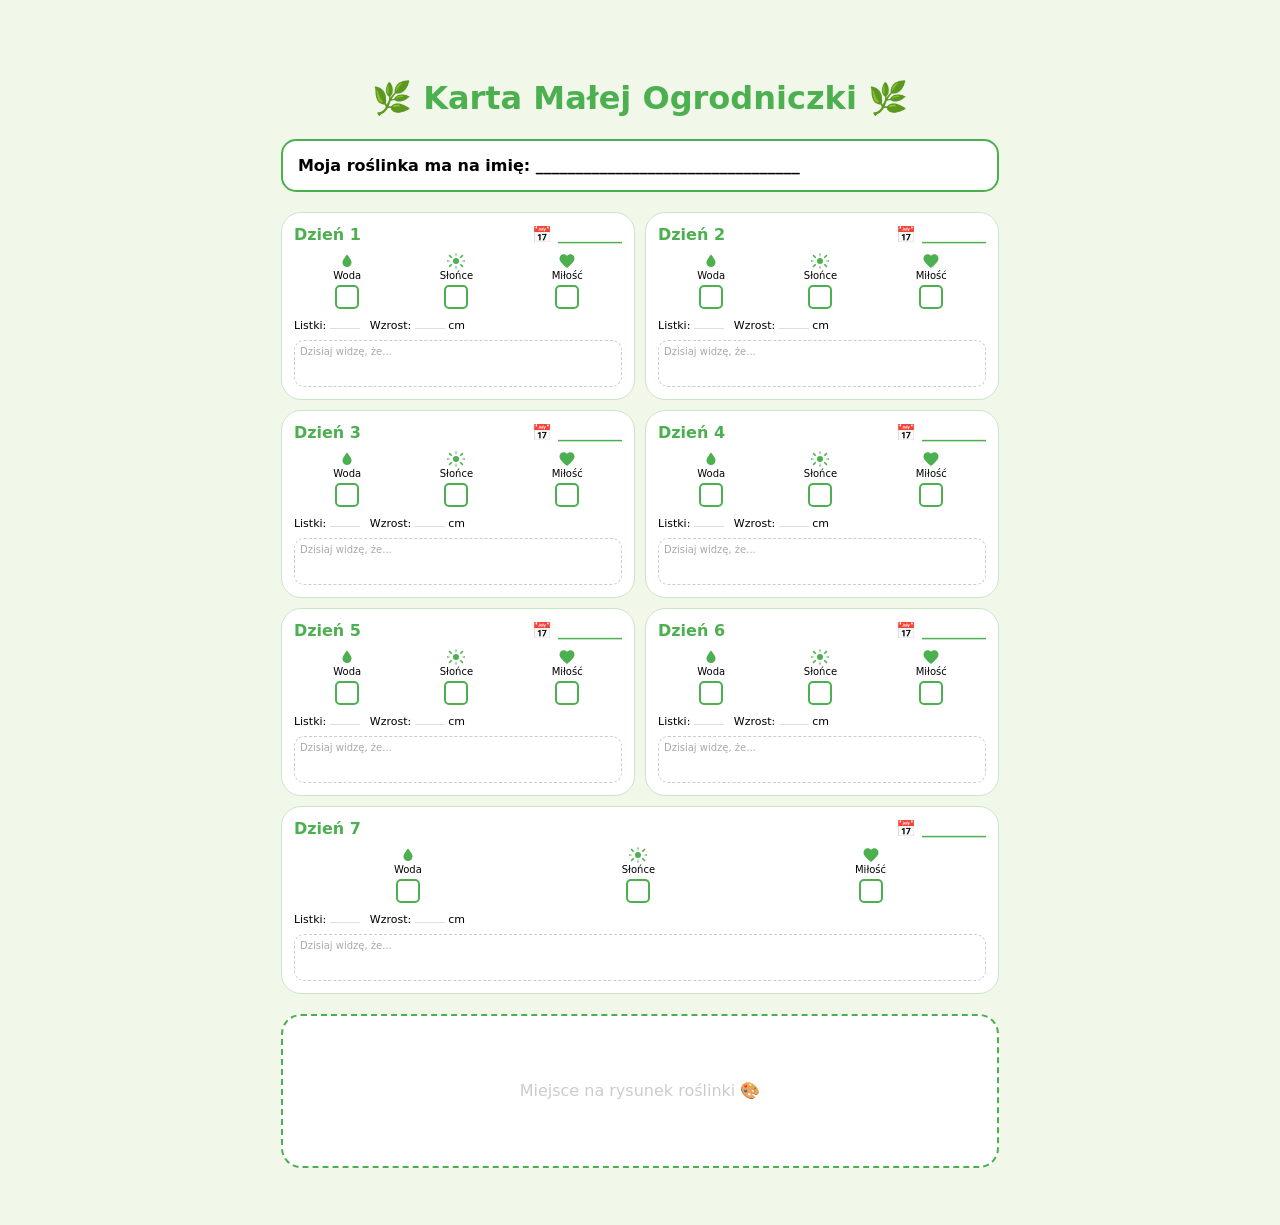
<file: usage.tests/test.html>
<!DOCTYPE html>
<html lang="pl">
<head>
    <meta charset="UTF-8">
    <title>Karta Ogrodniczki</title>
    <style>
        :root { --primary: #4caf50; --bg: #f1f8e9; --card: #ffffff; }
        body { font-family: system-ui, sans-serif; background: var(--bg); margin: 0; padding: 20px; display: flex; flex-direction: column; align-items: center; }
        .a4-page { width: 210mm; min-height: 297mm; background: var(--bg); padding: 10mm; box-sizing: border-box; }
        .header { text-align: center; color: var(--primary); margin-bottom: 15px; }
        .plant-name-box { background: var(--card); padding: 15px; border-radius: 15px; border: 2px solid var(--primary); margin-bottom: 20px; font-weight: bold; }
        .grid { display: grid; grid-template-columns: 1fr 1fr; gap: 10px; }
        .day { background: var(--card); padding: 12px; border-radius: 20px; border: 1px solid #c8e6c9; }
        .day-title { color: var(--primary); font-weight: bold; margin-bottom: 8px; display: flex; justify-content: space-between; }
        .checks { display: flex; justify-content: space-around; margin-bottom: 10px; }
        .check-item { text-align: center; font-size: 10px; display: flex; flex-direction: column; align-items: center; }
        .box { width: 20px; height: 20px; border: 2px solid var(--primary); border-radius: 5px; margin-top: 4px; }
        .icon { width: 18px; height: 18px; fill: var(--primary); }
        .inputs { display: flex; gap: 10px; font-size: 11px; margin-bottom: 8px; }
        .line { border-bottom: 1px solid #ddd; flex-grow: 1; min-width: 30px; display: inline-block; }
        .notes { border: 1px dashed #ccc; height: 35px; border-radius: 10px; font-size: 10px; padding: 5px; color: #aaa; }
        @media print { body { background: white; padding: 0; } .a4-page { width: 100%; padding: 5mm; } }
    </style>
</head>
<body>
    <div class="a4-page">
        <div class="header"><h1>🌿 Karta Małej Ogrodniczki 🌿</h1></div>
        <div class="plant-name-box">Moja roślinka ma na imię: _________________________________</div>
        <div class="grid">
            <script>
                const icons = {
                    water: '<svg class="icon" viewBox="0 0 24 24"><path d="M12,20A6,6 0 0,1 6,14C6,10 12,3.25 12,3.25C12,3.25 18,10 18,14A6,6 0 0,1 12,20Z"/></svg>',
                    sun: '<svg class="icon" viewBox="0 0 24 24"><path d="M12,7L11,2H13L12,7M19,12L24,11V13L19,12M12,17L13,22H11L12,17M5,12L0,13V11L5,12M16.95,7L20.48,3.46L21.9,4.88L18.37,8.41L16.95,7M18.37,15.59L21.9,19.12L20.48,20.54L16.95,17L18.37,15.59M7.05,17L3.54,20.54L2.12,19.12L5.63,15.59L7.05,17M5.63,8.41L2.12,4.88L3.54,3.46L7.05,7L5.63,8.41M12,8A4,4 0 0,1 16,12A4,4 0 0,1 12,16A4,4 0 0,1 8,12A4,4 0 0,1 12,8Z"/></svg>',
                    love: '<svg class="icon" viewBox="0 0 24 24"><path d="M12,21.35L10.55,20.03C5.4,15.36 2,12.27 2,8.5C2,5.41 4.41,3 7.5,3C9.24,3 10.91,3.81 12,5.08C13.09,3.81 14.76,3 16.5,3C19.59,3 22,5.41 22,8.5C22,12.27 18.6,15.36 13.45,20.03L12,21.35Z"/></svg>'
                };
                for(let i=1; i<=7; i++) {
                    document.write(`
                        <div class="day" ${i===7 ? 'style="grid-column: span 2"' : ''}>
                            <div class="day-title"><span>Dzień ${i}</span> 📅 ________</div>
                            <div class="checks">
                                <div class="check-item">${icons.water} Woda <div class="box"></div></div>
                                <div class="check-item">${icons.sun} Słońce <div class="box"></div></div>
                                <div class="check-item">${icons.love} Miłość <div class="box"></div></div>
                            </div>
                            <div class="inputs">
                                <div>Listki: <span class="line"></span></div>
                                <div>Wzrost: <span class="line"></span> cm</div>
                            </div>
                            <div class="notes">Dzisiaj widzę, że...</div>
                        </div>
                    `);
                }
            </script>
        </div>
        <div style="margin-top: 20px; border: 2px dashed var(--primary); height: 150px; border-radius: 20px; display: flex; align-items: center; justify-content: center; color: #ccc; background: white;">Miejsce na rysunek roślinki 🎨</div>
    </div>
</body>
</html>
</file>
